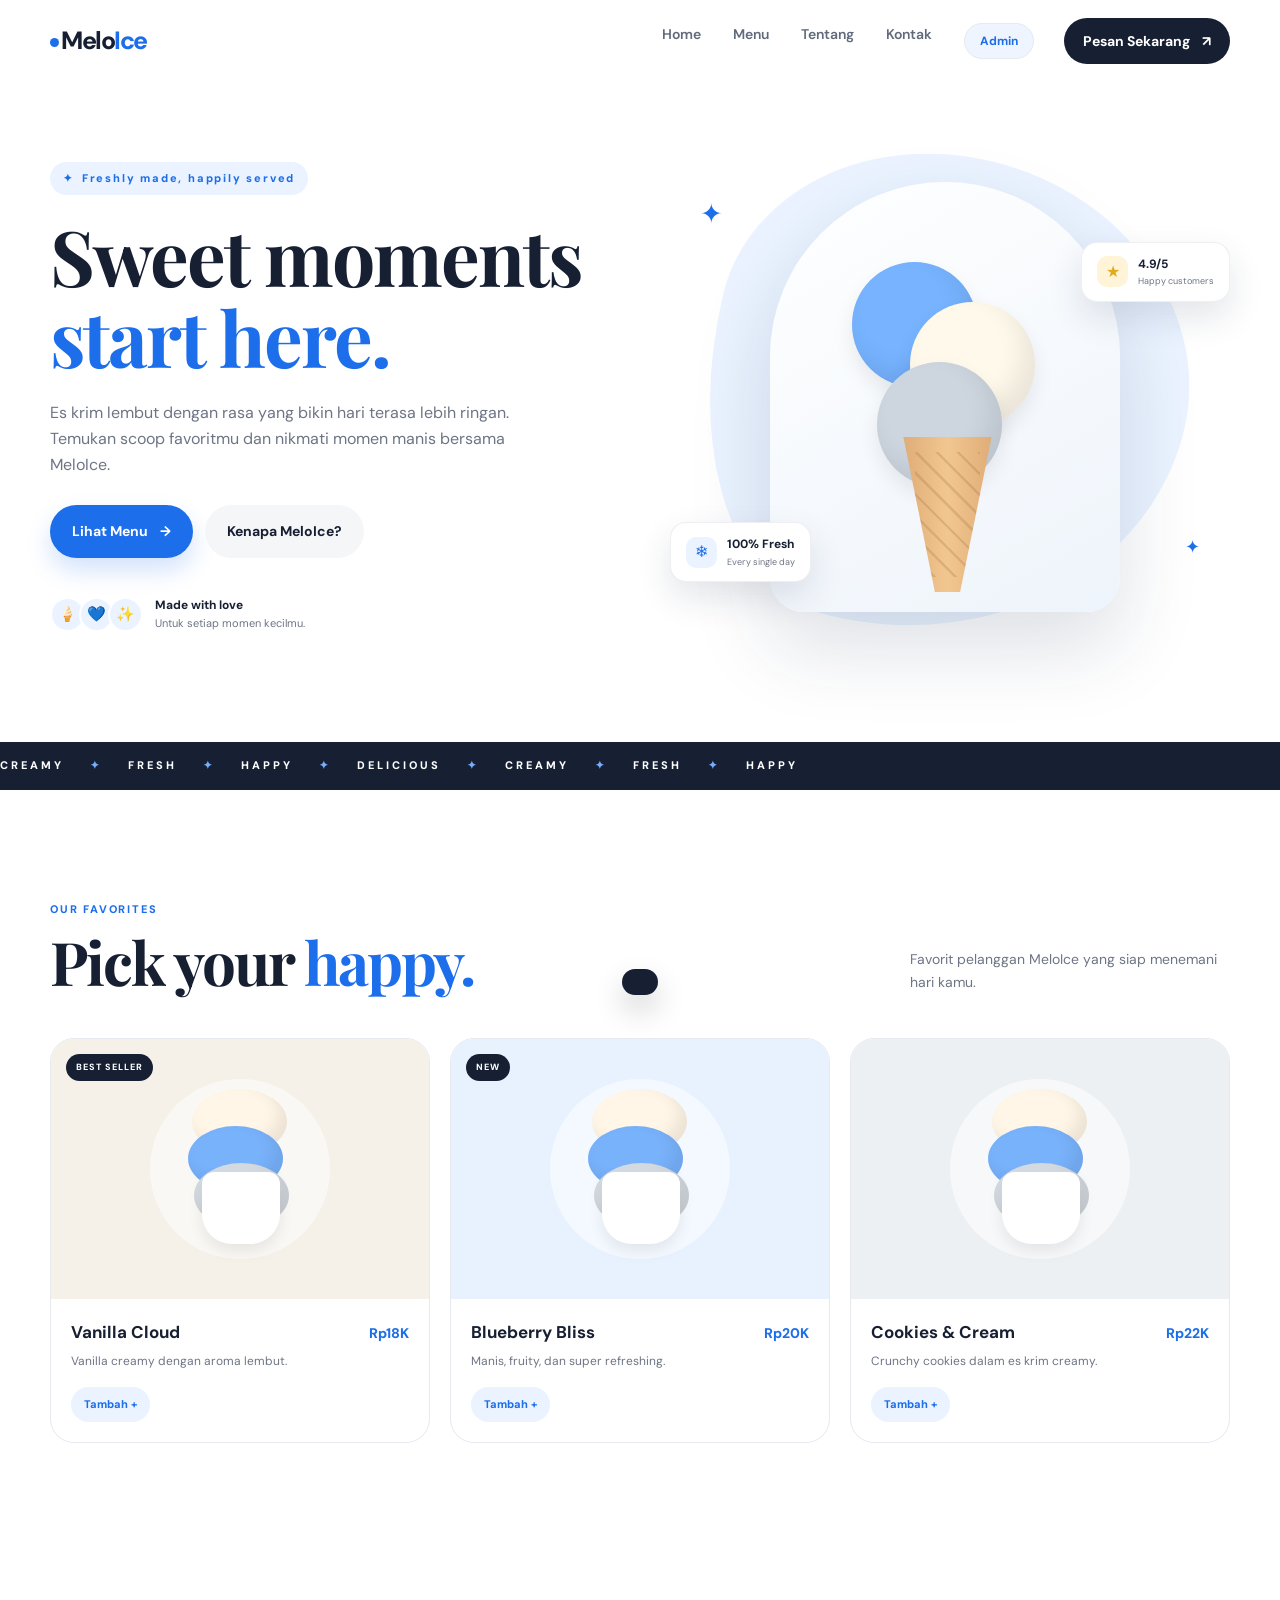
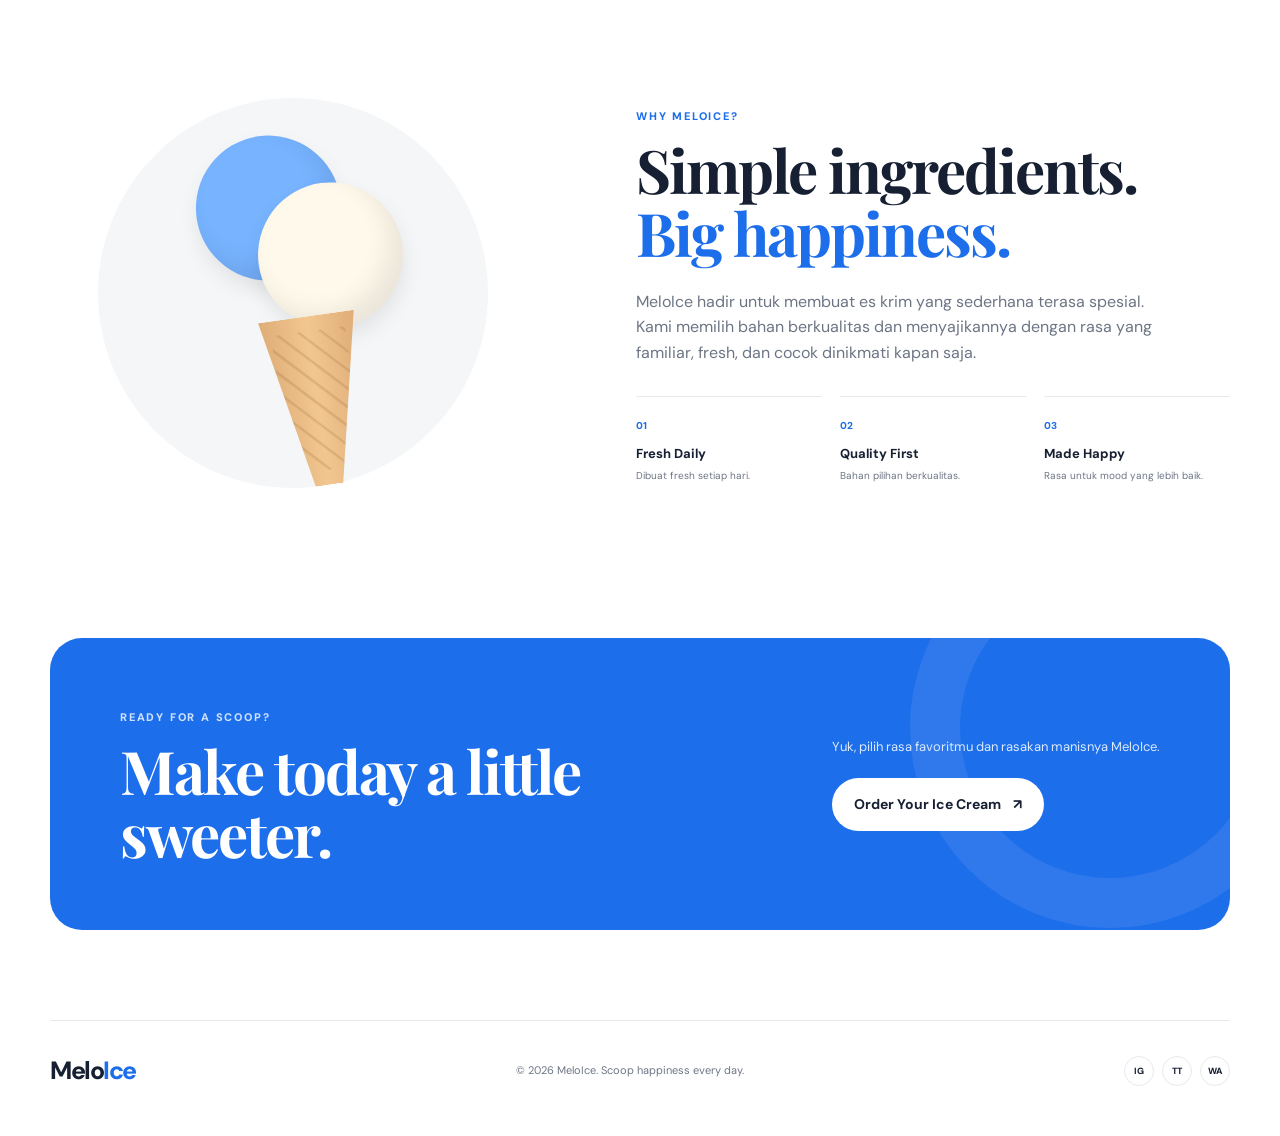
<file: admin-panel-reference/index.html>
<!DOCTYPE html>
<html lang="id">
<head>
  <meta charset="UTF-8">
  <meta name="viewport" content="width=device-width, initial-scale=1.0">
  <meta name="description" content="MeloIce - Es krim lembut, fresh, dan bikin mood lebih baik.">
  <title>MeloIce — Scoop Happiness</title>
  <link rel="preconnect" href="https://fonts.googleapis.com">
  <link rel="preconnect" href="https://fonts.gstatic.com" crossorigin>
  <link href="https://fonts.googleapis.com/css2?family=DM+Sans:wght@400;500;600;700&family=Playfair+Display:wght@600;700&display=swap" rel="stylesheet">
  <link rel="stylesheet" href="style.css">
</head>
<body>
  <header class="navbar">
    <a href="#home" class="logo"><span class="logo-dot"></span>Melo<span>Ice</span></a>

    <button class="menu-toggle" aria-label="Buka menu" aria-expanded="false">
      <span></span><span></span><span></span>
    </button>

    <nav class="nav-links">
      <a href="#home">Home</a>
      <a href="#menu">Menu</a>
      <a href="#about">Tentang</a>
      <a href="#contact">Kontak</a>
      <button class="admin-nav-btn" id="openAdminLogin">Admin</button>
    </nav>

    <a href="#menu" class="nav-cta">Pesan Sekarang <span>↗</span></a>
  </header>

  <main>
    <section class="hero" id="home">
      <div class="hero-copy">
        <div class="eyebrow"><span>✦</span> Freshly made, happily served</div>
        <h1>Sweet moments<br><em>start here.</em></h1>
        <p class="hero-text">
          Es krim lembut dengan rasa yang bikin hari terasa lebih ringan.
          Temukan scoop favoritmu dan nikmati momen manis bersama MeloIce.
        </p>

        <div class="hero-actions">
          <a href="#menu" class="btn btn-primary">Lihat Menu <span>→</span></a>
          <a href="#about" class="btn btn-ghost">Kenapa MeloIce?</a>
        </div>

        <div class="hero-note">
          <div class="mini-avatars">
            <span>🍦</span><span>💙</span><span>✨</span>
          </div>
          <div><strong>Made with love</strong><small>Untuk setiap momen kecilmu.</small></div>
        </div>
      </div>

      <div class="hero-visual">
        <div class="blob"></div>
        <div class="spark spark-1">✦</div>
        <div class="spark spark-2">✦</div>
        <div class="icecream-card">
          <div class="icecream-art">
            <div class="scoop scoop-blue"></div>
            <div class="scoop scoop-cream"></div>
            <div class="scoop scoop-gray"></div>
            <div class="cone"></div>
          </div>
        </div>
        <div class="floating-card floating-card-top">
          <span class="rating">★</span>
          <div><strong>4.9/5</strong><small>Happy customers</small></div>
        </div>
        <div class="floating-card floating-card-bottom">
          <span class="tiny-icon">❄</span>
          <div><strong>100% Fresh</strong><small>Every single day</small></div>
        </div>
      </div>
    </section>

    <section class="marquee">
      <div>CREAMY <span>✦</span> FRESH <span>✦</span> HAPPY <span>✦</span> DELICIOUS <span>✦</span> CREAMY <span>✦</span> FRESH <span>✦</span> HAPPY</div>
    </section>

    <section class="section menu-section" id="menu">
      <div class="section-heading">
        <div>
          <span class="section-label">OUR FAVORITES</span>
          <h2>Pick your <em>happy.</em></h2>
        </div>
        <p>Favorit pelanggan MeloIce yang siap menemani hari kamu.</p>
      </div>

      <div class="product-grid">
        <article class="product-card">
          <div class="product-image vanilla">
            <span class="badge">BEST SELLER</span>
            <div class="cup-art"><i></i><i></i><i></i></div>
          </div>
          <div class="product-info">
            <div><h3>Vanilla Cloud</h3><span class="price">Rp18K</span></div>
            <p>Vanilla creamy dengan aroma lembut.</p>
            <button class="order-btn" data-product="Vanilla Cloud">Tambah +</button>
          </div>
        </article>

        <article class="product-card">
          <div class="product-image blueberry">
            <span class="badge">NEW</span>
            <div class="cup-art"><i></i><i></i><i></i></div>
          </div>
          <div class="product-info">
            <div><h3>Blueberry Bliss</h3><span class="price">Rp20K</span></div>
            <p>Manis, fruity, dan super refreshing.</p>
            <button class="order-btn" data-product="Blueberry Bliss">Tambah +</button>
          </div>
        </article>

        <article class="product-card">
          <div class="product-image cookies">
            <div class="cup-art"><i></i><i></i><i></i></div>
          </div>
          <div class="product-info">
            <div><h3>Cookies & Cream</h3><span class="price">Rp22K</span></div>
            <p>Crunchy cookies dalam es krim creamy.</p>
            <button class="order-btn" data-product="Cookies & Cream">Tambah +</button>
          </div>
        </article>
      </div>
    </section>

    <section class="section about-section" id="about">
      <div class="about-image">
        <div class="about-circle"></div>
        <div class="about-scoop">
          <div class="scoop scoop-blue"></div>
          <div class="scoop scoop-cream"></div>
          <div class="cone small-cone"></div>
        </div>
      </div>
      <div class="about-copy">
        <span class="section-label">WHY MELOICE?</span>
        <h2>Simple ingredients.<br><em>Big happiness.</em></h2>
        <p>
          MeloIce hadir untuk membuat es krim yang sederhana terasa spesial.
          Kami memilih bahan berkualitas dan menyajikannya dengan rasa yang
          familiar, fresh, dan cocok dinikmati kapan saja.
        </p>
        <div class="features">
          <div><span>01</span><strong>Fresh Daily</strong><small>Dibuat fresh setiap hari.</small></div>
          <div><span>02</span><strong>Quality First</strong><small>Bahan pilihan berkualitas.</small></div>
          <div><span>03</span><strong>Made Happy</strong><small>Rasa untuk mood yang lebih baik.</small></div>
        </div>
      </div>
    </section>

    <section class="cta-section" id="contact">
      <div>
        <span class="section-label">READY FOR A SCOOP?</span>
        <h2>Make today a little<br><em>sweeter.</em></h2>
      </div>
      <div class="cta-right">
        <p>Yuk, pilih rasa favoritmu dan rasakan manisnya MeloIce.</p>
        <a href="#menu" class="btn btn-light">Order Your Ice Cream <span>↗</span></a>
      </div>
    </section>
  </main>

  <footer>
    <div class="logo">Melo<span>Ice</span></div>
    <p>© 2026 MeloIce. Scoop happiness every day.</p>
    <div class="socials"><a href="#">IG</a><a href="#">TT</a><a href="#">WA</a></div>
  </footer>

  <div class="toast" role="status"></div>

  <!-- Checkout modal -->
  <div class="modal-backdrop" id="checkoutModal" aria-hidden="true">
    <section class="modal-card" role="dialog" aria-modal="true" aria-labelledby="checkoutTitle">
      <button class="modal-close" data-close="checkoutModal" aria-label="Tutup">×</button>
      <span class="section-label">ORDER YOUR SCOOP</span>
      <h2 id="checkoutTitle">Checkout <em>pesanan.</em></h2>
      <div id="checkoutSummary" class="checkout-summary"></div>
      <form id="checkoutForm" class="stack-form">
        <label>Nama lengkap<input name="customerName" autocomplete="name" required maxlength="80" placeholder="Nama kamu"></label>
        <label>Nomor WhatsApp<input name="customerWhatsApp" type="tel" autocomplete="tel" inputmode="tel" required maxlength="20" placeholder="Contoh: 081234567890"></label>
        <label>Catatan pesanan (opsional)<textarea name="notes" rows="2" maxlength="300" placeholder="Contoh: tanpa topping"></textarea></label>
        <p class="form-hint">Nama dan nomor WhatsApp digunakan untuk menindaklanjuti pesananmu.</p>
        <button class="btn btn-primary" type="submit">Kirim Pesanan <span>→</span></button>
      </form>
    </section>
  </div>

  <!-- Admin login -->
  <div class="modal-backdrop" id="adminLoginModal" aria-hidden="true">
    <section class="modal-card modal-narrow" role="dialog" aria-modal="true" aria-labelledby="adminLoginTitle">
      <button class="modal-close" data-close="adminLoginModal" aria-label="Tutup">×</button>
      <span class="section-label">PRIVATE AREA</span><h2 id="adminLoginTitle">Admin <em>login.</em></h2>
      <form id="adminLoginForm" class="stack-form">
        <label>Password admin<input name="password" type="password" required autocomplete="current-password" placeholder="Masukkan password"></label>
        <p class="form-hint">Password diverifikasi oleh Google Apps Script.</p>
        <button class="btn btn-primary" type="submit">Masuk Panel Admin →</button>
      </form>
    </section>
  </div>

  <!-- Admin dashboard -->
  <div class="modal-backdrop admin-backdrop" id="adminPanelModal" aria-hidden="true">
    <section class="admin-panel" role="dialog" aria-modal="true" aria-labelledby="adminPanelTitle">
      <header class="admin-panel-head"><div><span class="section-label">NUVEICECREAM CONTROL CENTER</span><h2 id="adminPanelTitle">Panel <em>Admin.</em></h2></div><div class="admin-head-actions"><button class="btn btn-ghost" id="refreshAdmin">↻ Refresh</button><button class="btn btn-ghost" id="adminLogout">Keluar</button><button class="modal-close inline-close" data-close="adminPanelModal" aria-label="Tutup">×</button></div></header>
      <div class="admin-stats" id="adminStats"><div><small>Total pesanan</small><strong>—</strong></div><div><small>Menunggu</small><strong>—</strong></div><div><small>Diproses</small><strong>—</strong></div><div><small>Selesai</small><strong>—</strong></div></div>
      <div class="admin-toolbar"><div><h3>Pesanan masuk</h3><p>Kelola status, data pesanan, dan tindak lanjut pelanggan.</p></div><div class="admin-filters"><input id="orderSearch" type="search" placeholder="Cari nama / nomor / ID"><select id="orderStatusFilter"><option value="">Semua status</option><option>Menunggu</option><option>Dihubungi</option><option>Diproses</option><option>Selesai</option><option>Dibatalkan</option></select></div></div>
      <div class="table-wrap"><table class="orders-table"><thead><tr><th>Pesanan</th><th>Pelanggan</th><th>Detail</th><th>Total</th><th>Status</th><th>Aksi</th></tr></thead><tbody id="ordersTableBody"><tr><td colspan="6">Login dan refresh untuk memuat pesanan.</td></tr></tbody></table></div>
      <section class="admin-crud"><div><h3>Kelola produk (CRUD)</h3><p>Tambah, edit, atau hapus produk di sheet Products.</p></div><form id="productForm" class="product-crud-form"><input name="id" type="hidden"><input name="name" required placeholder="Nama produk"><input name="price" type="number" min="0" required placeholder="Harga (angka)"><input name="category" placeholder="Kategori"><input name="description" placeholder="Deskripsi"><input name="image" placeholder="URL gambar"><label class="check-label"><input name="active" type="checkbox" checked> Aktif</label><button class="btn btn-primary" type="submit">Simpan produk</button><button class="btn btn-ghost" type="button" id="resetProductForm">Bersihkan</button></form><div id="productsAdminList" class="products-admin-list"></div></section>
    </section>
  </div>
  <script src="config.js"></script>
  <script src="script.js"></script>
</body>
</html>
</file>
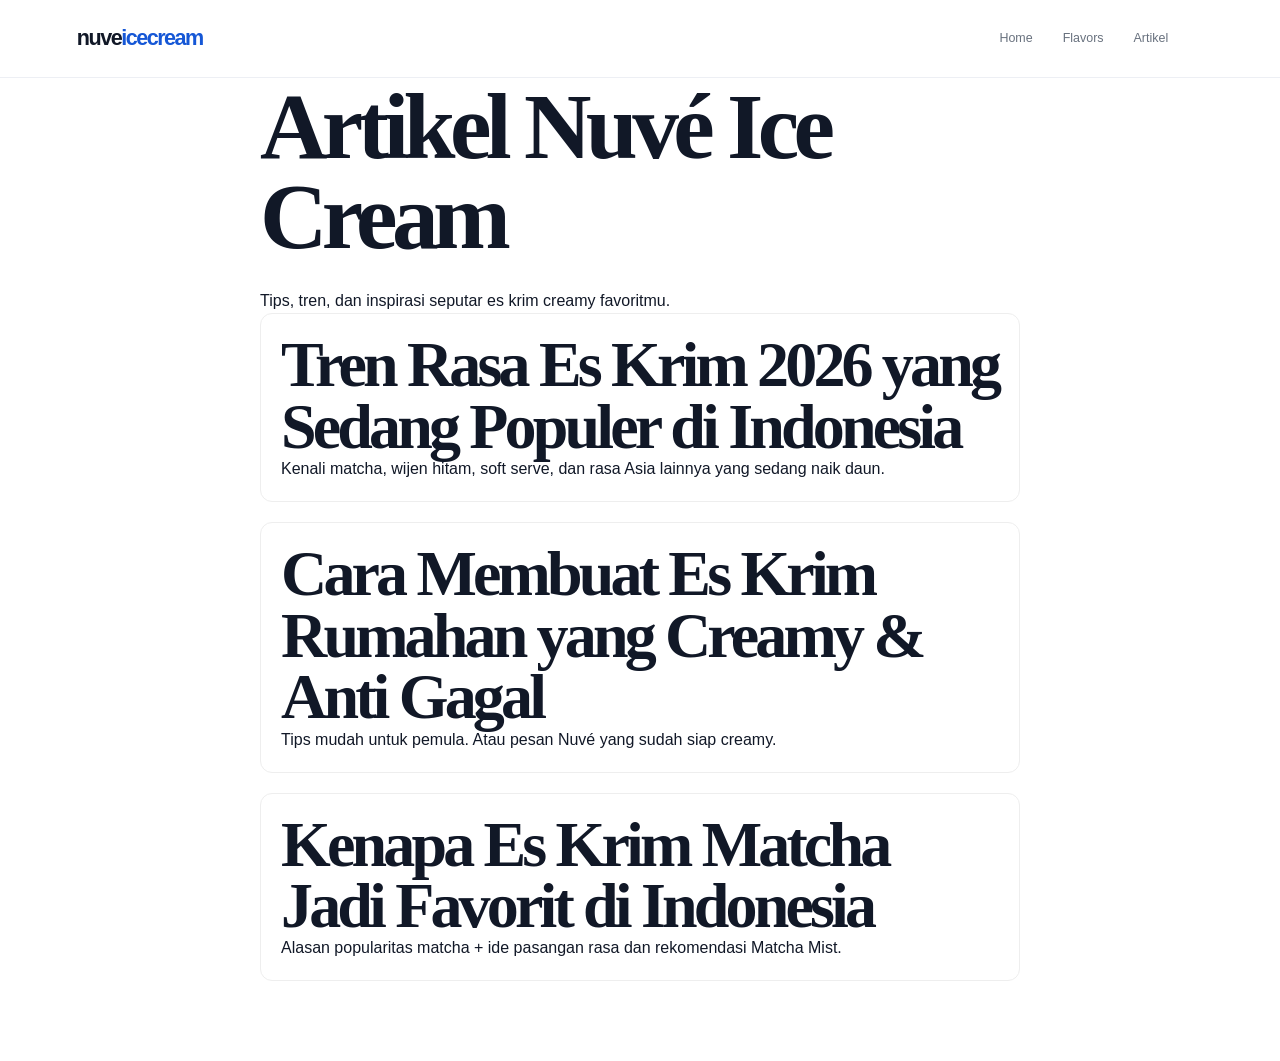
<file: artikel/index.html>
<!DOCTYPE html>
<html lang="id">
<head>
  <meta charset="UTF-8">
  <meta name="viewport" content="width=device-width, initial-scale=1.0">
  <title>Artikel Nuvé Ice Cream — Tips, Tren & Inspirasi Es Krim</title>
  <meta name="description" content="Baca artikel seputar tren rasa es krim 2026, cara membuat es krim rumahan, dan kenapa matcha jadi favorit. Dari Nuvé Ice Cream.">
  <link rel="canonical" href="https://rnduu.my.id/artikel/">
    <meta name="msvalidate.01" content="A0274D92A002ECB6A89487C2C5C74A9D" />
  <link rel="icon" href="/favicon.ico">
  <link rel="stylesheet" href="/style.css">
  <style>
    .articles { max-width: 800px; margin: 40px auto; padding: 20px; }
    .article-card { border: 1px solid #eee; border-radius: 12px; padding: 20px; margin-bottom: 20px; }
    .article-card h2 { margin-top: 0; }
  </style>
</head>
<body>
  <header class="navbar">
    <a href="/" class="brand">nuve<span>icecream</span></a>
    <nav>
      <a href="/">Home</a>
      <a href="/#flavors">Flavors</a>
      <a href="/artikel/">Artikel</a>
    </nav>
  </header>
  <main class="articles">
    <h1>Artikel Nuvé Ice Cream</h1>
    <p>Tips, tren, dan inspirasi seputar es krim creamy favoritmu.</p>
    
    <div class="article-card">
      <h2><a href="/artikel/tren-rasa-es-krim-2026.html">Tren Rasa Es Krim 2026 yang Sedang Populer di Indonesia</a></h2>
      <p>Kenali matcha, wijen hitam, soft serve, dan rasa Asia lainnya yang sedang naik daun.</p>
    </div>
    
    <div class="article-card">
      <h2><a href="/artikel/cara-membuat-es-krim-rumahan.html">Cara Membuat Es Krim Rumahan yang Creamy & Anti Gagal</a></h2>
      <p>Tips mudah untuk pemula. Atau pesan Nuvé yang sudah siap creamy.</p>
    </div>
    
    <div class="article-card">
      <h2><a href="/artikel/es-krim-matcha-favorit.html">Kenapa Es Krim Matcha Jadi Favorit di Indonesia</a></h2>
      <p>Alasan popularitas matcha + ide pasangan rasa dan rekomendasi Matcha Mist.</p>
    </div>
  </main>
</body>
</html>
</file>
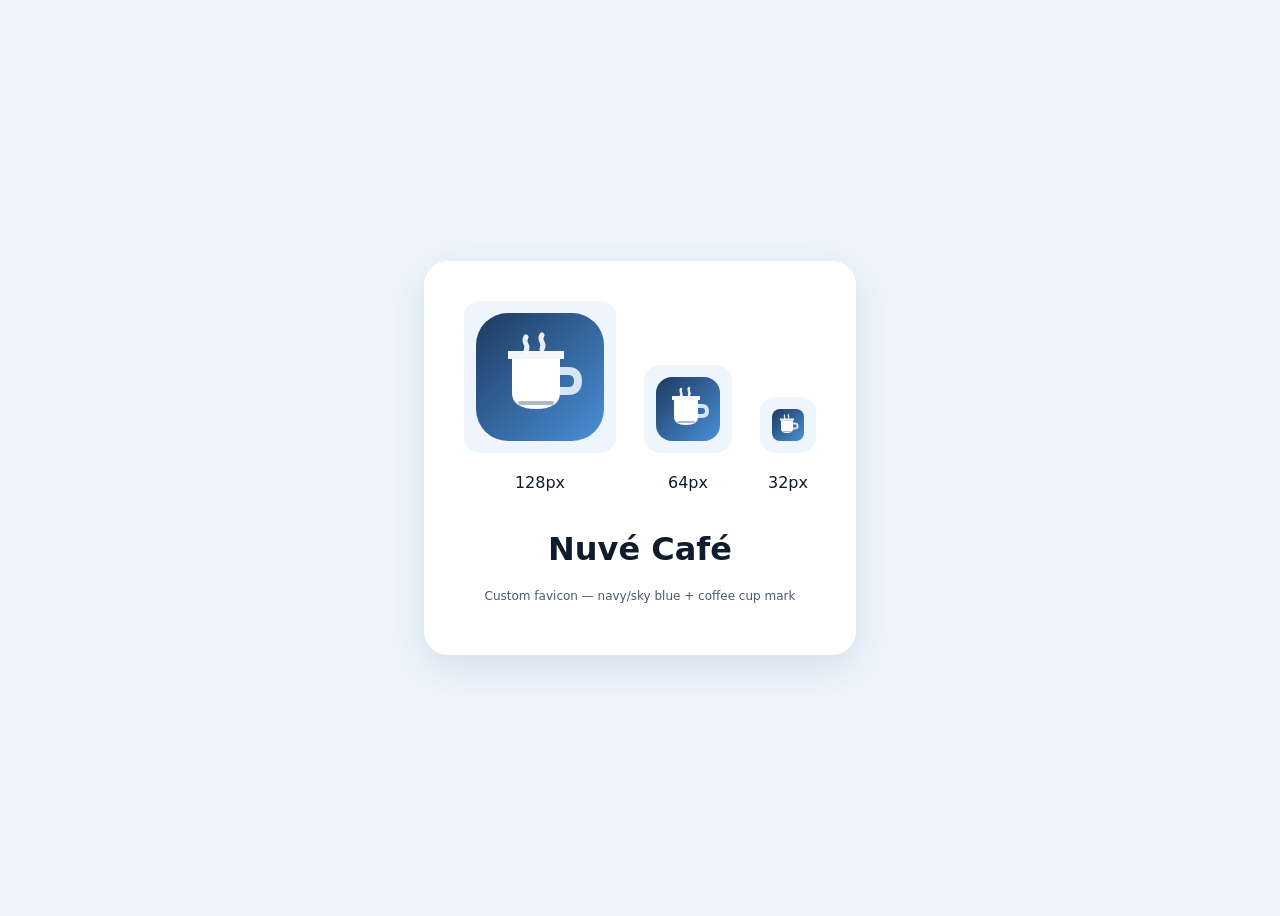
<file: favicon-preview.html>
<!doctype html><html lang="id"><head><meta charset="utf-8"><title>Nuvé Café Favicon Preview</title><style>body{font-family:Inter,system-ui,sans-serif;background:#eef5fc;color:#0f1c2e;display:grid;place-items:center;min-height:100vh}.card{background:#fff;padding:40px;border-radius:24px;box-shadow:0 12px 40px rgba(30,58,95,.12);text-align:center}.icons{display:flex;gap:28px;align-items:end;justify-content:center}.icons img{background:#eef5fc;border-radius:16px;padding:12px}.small{font-size:12px;color:#4a5a6e}</style></head><body><div class="card"><div class="icons"><div><img src="favicon.svg" width="128"><p>128px</p></div><div><img src="favicon.svg" width="64"><p>64px</p></div><div><img src="favicon.svg" width="32"><p>32px</p></div></div><h1>Nuvé Café</h1><p class="small">Custom favicon — navy/sky blue + coffee cup mark</p></div></body></html>
</file>
<file: admin-panel-reference/style.css>
:root {
  --blue: #1d6eea;
  --blue-dark: #0f4fb6;
  --blue-soft: #eaf3ff;
  --ink: #172033;
  --muted: #6d7585;
  --gray: #f4f6f8;
  --line: #e6e9ee;
  --white: #ffffff;
  --radius: 24px;
}

* { box-sizing: border-box; margin: 0; padding: 0; }
html { scroll-behavior: smooth; }
body {
  font-family: "DM Sans", sans-serif;
  color: var(--ink);
  background: var(--white);
  line-height: 1.6;
  overflow-x: hidden;
}
a { color: inherit; text-decoration: none; }
button { font: inherit; }

.navbar {
  height: 82px;
  width: min(1180px, calc(100% - 48px));
  margin: auto;
  display: flex;
  align-items: center;
  justify-content: space-between;
  gap: 30px;
}
.logo {
  font-weight: 800;
  font-size: 25px;
  letter-spacing: -1.5px;
}
.logo span:not(.logo-dot) { color: var(--blue); }
.logo-dot {
  display: inline-block;
  width: 9px;
  height: 9px;
  border-radius: 50%;
  background: var(--blue);
  margin: 0 2px 2px 0;
}
.nav-links { display: flex; gap: 32px; margin-left: auto; }
.nav-links a {
  font-size: 14px;
  color: #606a7b;
  font-weight: 600;
  transition: color .2s;
}
.nav-links a:hover { color: var(--blue); }
.nav-cta, .btn {
  display: inline-flex;
  align-items: center;
  justify-content: center;
  gap: 12px;
  border-radius: 999px;
  font-weight: 700;
  font-size: 14px;
  transition: transform .2s, box-shadow .2s, background .2s;
}
.nav-cta {
  padding: 12px 19px;
  background: var(--ink);
  color: white;
}
.nav-cta:hover, .btn:hover { transform: translateY(-2px); }
.menu-toggle { display: none; border: 0; background: transparent; }

.hero {
  width: min(1180px, calc(100% - 48px));
  min-height: 650px;
  margin: auto;
  display: grid;
  grid-template-columns: 1fr 1fr;
  align-items: center;
  gap: 40px;
  padding: 60px 0 90px;
}
.eyebrow, .section-label {
  color: var(--blue);
  font-size: 11px;
  font-weight: 800;
  letter-spacing: 1.8px;
}
.eyebrow {
  display: inline-flex;
  align-items: center;
  gap: 8px;
  background: var(--blue-soft);
  border-radius: 100px;
  padding: 8px 13px;
  margin-bottom: 20px;
}
.hero h1, h2 {
  font-family: "Playfair Display", serif;
  letter-spacing: -2px;
  line-height: 1.05;
}
.hero h1 { font-size: clamp(52px, 6vw, 78px); }
.hero h1 em, h2 em { color: var(--blue); font-style: normal; }
.hero-text {
  max-width: 500px;
  color: var(--muted);
  margin: 24px 0 28px;
  font-size: 16px;
}
.hero-actions { display: flex; gap: 12px; flex-wrap: wrap; }
.btn { padding: 15px 22px; }
.btn-primary { color: white; background: var(--blue); box-shadow: 0 12px 25px rgba(29,110,234,.2); }
.btn-ghost { background: #f5f6f8; color: var(--ink); }
.hero-note { display: flex; align-items: center; gap: 12px; margin-top: 38px; }
.mini-avatars { display: flex; }
.mini-avatars span {
  width: 35px; height: 35px; display: grid; place-items: center;
  border: 2px solid white; border-radius: 50%; background: var(--blue-soft);
  margin-left: -6px; font-size: 15px;
}
.mini-avatars span:first-child { margin-left: 0; }
.hero-note strong, .hero-note small { display: block; }
.hero-note strong { font-size: 12px; }
.hero-note small { color: var(--muted); font-size: 11px; }

.hero-visual { min-height: 510px; position: relative; display: grid; place-items: center; }
.blob {
  position: absolute;
  width: min(480px, 80vw);
  aspect-ratio: 1;
  background: var(--blue-soft);
  border-radius: 48% 52% 63% 37% / 40% 45% 55% 60%;
  transform: rotate(14deg);
}
.icecream-card {
  position: relative; z-index: 2; width: 350px; height: 430px;
  border-radius: 180px 180px 35px 35px;
  background: linear-gradient(150deg, #fff, #eef4fb);
  box-shadow: 0 35px 80px rgba(27,49,83,.15);
  display: grid; place-items: center;
}
.icecream-art { position: relative; width: 210px; height: 340px; }
.scoop {
  position: absolute; width: 125px; height: 125px; border-radius: 50%;
  box-shadow: inset -12px -15px 25px rgba(0,0,0,.08), 0 10px 20px rgba(0,0,0,.08);
}
.scoop-blue { background: #77b3ff; left: 12px; top: 35px; }
.scoop-cream { background: #fff9ec; left: 70px; top: 75px; }
.scoop-gray { background: #cdd5df; left: 37px; top: 135px; }
.cone {
  position: absolute; width: 105px; height: 155px; left: 55px; top: 210px;
  background: linear-gradient(90deg, #dca873, #f2c78f, #dca873);
  clip-path: polygon(8% 0, 92% 0, 62% 100%, 38% 100%);
  filter: drop-shadow(0 8px 8px rgba(0,0,0,.1));
}
.cone::after {
  content: ""; position: absolute; inset: 15px 20px;
  background: repeating-linear-gradient(45deg, transparent 0 12px, rgba(130,80,35,.18) 13px 15px);
}
.floating-card {
  position: absolute; z-index: 3; background: white; border: 1px solid rgba(20,40,70,.07);
  box-shadow: 0 15px 35px rgba(24,42,72,.12); border-radius: 16px; padding: 12px 15px;
  display: flex; align-items: center; gap: 10px;
}
.floating-card strong, .floating-card small { display: block; }
.floating-card strong { font-size: 12px; }
.floating-card small { color: var(--muted); font-size: 9px; }
.floating-card-top { top: 100px; right: 0; }
.floating-card-bottom { bottom: 70px; left: 10px; }
.rating { width: 31px; height: 31px; border-radius: 10px; display:grid; place-items:center; background:#fff4d7; color:#e2a91d; }
.tiny-icon { width: 31px; height: 31px; border-radius: 10px; display:grid; place-items:center; background:var(--blue-soft); color:var(--blue); }
.spark { position: absolute; color: var(--blue); z-index: 3; }
.spark-1 { top: 50px; left: 40px; font-size: 27px; }
.spark-2 { bottom: 90px; right: 30px; font-size: 18px; }

.marquee { overflow: hidden; background: var(--ink); color: white; padding: 15px 0; white-space: nowrap; }
.marquee div { width: max-content; font-size: 11px; font-weight: 800; letter-spacing: 3px; animation: move 20s linear infinite; }
.marquee span { color: #75adff; margin: 0 20px; }
@keyframes move { to { transform: translateX(-30%); } }

.section { width: min(1180px, calc(100% - 48px)); margin: auto; padding: 105px 0; }
.section-heading { display: flex; align-items: end; justify-content: space-between; gap: 30px; margin-bottom: 45px; }
h2 { font-size: clamp(42px, 5vw, 60px); margin-top: 10px; }
.section-heading p { max-width: 320px; color: var(--muted); font-size: 14px; }

.product-grid { display: grid; grid-template-columns: repeat(3, 1fr); gap: 20px; }
.product-card { border: 1px solid var(--line); border-radius: var(--radius); overflow: hidden; background: white; transition: transform .25s, box-shadow .25s; }
.product-card:hover { transform: translateY(-6px); box-shadow: 0 20px 50px rgba(22,39,70,.1); }
.product-image { height: 260px; position: relative; display: grid; place-items: center; overflow: hidden; }
.product-image::before { content:""; position:absolute; width:180px; height:180px; border-radius:50%; background:rgba(255,255,255,.55); }
.vanilla { background:#f5f1e9; }
.blueberry { background:#e8f2ff; }
.cookies { background:#edf0f3; }
.badge { position:absolute; top:15px; left:15px; z-index:2; background:var(--ink); color:white; border-radius:100px; padding:6px 10px; font-size:9px; font-weight:800; letter-spacing:1px; }
.cup-art { position:relative; z-index:1; width:120px; height:170px; }
.cup-art i { position:absolute; display:block; width:95px; height:65px; border-radius:50%; box-shadow: inset -8px -8px 15px rgba(0,0,0,.08); }
.cup-art i:nth-child(1) { background:#fff6e7; top:5px; left:12px; }
.cup-art i:nth-child(2) { background:#78b2fb; top:42px; left:8px; }
.cup-art i:nth-child(3) { background:#d5dbe2; top:79px; left:14px; }
.cup-art::after { content:""; position:absolute; top:88px; left:22px; width:78px; height:72px; background:white; border-radius:12px 12px 30px 30px; box-shadow:0 7px 15px rgba(0,0,0,.08); }
.product-info { padding:20px; }
.product-info > div { display:flex; align-items:center; justify-content:space-between; gap:10px; }
.product-info h3 { font-size:17px; }
.price { color:var(--blue); font-size:14px; font-weight:800; }
.product-info p { color:var(--muted); font-size:12px; margin:6px 0 15px; }
.order-btn { border:0; background:var(--blue-soft); color:var(--blue); padding:9px 13px; border-radius:100px; cursor:pointer; font-size:11px; font-weight:800; }
.order-btn:hover { background:var(--blue); color:white; }

.about-section { display:grid; grid-template-columns: .9fr 1.1fr; gap:100px; align-items:center; }
.about-image { height:480px; position:relative; display:grid; place-items:center; }
.about-circle { position:absolute; width:390px; height:390px; border-radius:50%; background:var(--gray); }
.about-scoop { width:260px; height:390px; position:relative; z-index:1; transform:rotate(-8deg); }
.about-scoop .scoop { width:145px; height:145px; }
.about-scoop .scoop-blue { left:45px; top:35px; }
.about-scoop .scoop-cream { left:100px; top:90px; }
.about-scoop .small-cone { left:82px; top:220px; width:115px; height:170px; }
.about-copy > p { color:var(--muted); max-width:530px; margin:25px 0 30px; }
.features { display:grid; grid-template-columns:repeat(3,1fr); gap:18px; }
.features div { border-top:1px solid var(--line); padding-top:14px; }
.features span { color:var(--blue); font-size:10px; font-weight:800; }
.features strong, .features small { display:block; }
.features strong { margin-top:8px; font-size:13px; }
.features small { color:var(--muted); font-size:10px; margin-top:3px; }

.cta-section {
  width: min(1180px, calc(100% - 48px)); margin: 0 auto 90px; padding: 65px 70px;
  border-radius: 32px; background:var(--blue); color:white; display:flex;
  justify-content:space-between; align-items:center; gap:50px; overflow:hidden; position:relative;
}
.cta-section::after { content:""; position:absolute; width:300px; height:300px; border-radius:50%; border:50px solid rgba(255,255,255,.08); right:-80px; top:-110px; }
.cta-section .section-label { color:#cfe2ff; }
.cta-section h2 { margin-top:10px; position:relative; z-index:1; }
.cta-section h2 em { color:white; }
.cta-right { max-width:330px; position:relative; z-index:1; }
.cta-right p { color:#dbeaff; font-size:13px; margin-bottom:20px; }
.btn-light { background:white; color:var(--ink); }

footer { width:min(1180px, calc(100% - 48px)); margin:auto; padding:30px 0 45px; border-top:1px solid var(--line); display:flex; align-items:center; justify-content:space-between; gap:20px; }
footer p { color:var(--muted); font-size:11px; }
.socials { display:flex; gap:8px; }
.socials a { width:30px; height:30px; border:1px solid var(--line); border-radius:50%; display:grid; place-items:center; font-size:9px; font-weight:800; }
.toast {
  position:fixed; left:50%; bottom:25px; transform:translate(-50%, 120px);
  background:var(--ink); color:white; padding:13px 18px; border-radius:100px;
  font-size:12px; box-shadow:0 15px 30px rgba(0,0,0,.18); transition:transform .3s; z-index:10;
}
.toast.show { transform:translate(-50%, 0); }

@media (max-width: 850px) {
  .navbar { height:72px; }
  .menu-toggle { display:flex; flex-direction:column; gap:4px; cursor:pointer; }
  .menu-toggle span { width:23px; height:2px; background:var(--ink); }
  .nav-links, .nav-cta { display:none; }
  .nav-links.open {
    display:flex; position:absolute; left:24px; right:24px; top:70px; z-index:9;
    background:white; border:1px solid var(--line); border-radius:18px; padding:18px;
    flex-direction:column; gap:15px; box-shadow:0 20px 40px rgba(0,0,0,.08);
  }
  .hero { grid-template-columns:1fr; padding-top:40px; }
  .hero-visual { min-height:450px; }
  .product-grid { grid-template-columns:1fr; }
  .product-image { height:230px; }
  .about-section { grid-template-columns:1fr; gap:45px; }
  .about-image { height:390px; }
  .section-heading { align-items:start; flex-direction:column; }
  .cta-section { flex-direction:column; align-items:flex-start; padding:45px 30px; }
}
@media (max-width: 520px) {
  .navbar, .hero, .section, footer, .cta-section { width:calc(100% - 32px); }
  .hero h1 { font-size:49px; }
  .icecream-card { width:280px; height:370px; }
  .floating-card-top { right:-4px; }
  .floating-card-bottom { left:-4px; bottom:40px; }
  .features { grid-template-columns:1fr; }
  .features div { display:grid; grid-template-columns:35px 1fr; column-gap:5px; }
  .features span { grid-row:span 2; }
  footer { flex-direction:column; align-items:flex-start; }
}

/* Checkout, admin login, dan dashboard */
.admin-nav-btn{border:1px solid var(--line);background:#eef5ff;color:var(--blue);padding:9px 15px;border-radius:999px;font:700 12px "DM Sans",sans-serif;cursor:pointer}
.modal-backdrop{position:fixed;inset:0;z-index:1000;background:rgba(14,24,42,.58);backdrop-filter:blur(7px);display:none;align-items:center;justify-content:center;padding:18px;overflow:auto}
.modal-backdrop.open{display:flex}
.modal-card{position:relative;width:min(100%,560px);max-height:92vh;overflow:auto;background:white;border-radius:26px;padding:32px;box-shadow:0 30px 90px #07142b44}
.modal-card h2,.admin-panel h2{font-size:clamp(32px,4vw,44px);margin:8px 0 20px;letter-spacing:-1.4px}
.modal-narrow{width:min(100%,430px)}
.modal-close{position:absolute;right:16px;top:14px;border:0;border-radius:50%;width:36px;height:36px;background:#f1f4f8;color:var(--ink);font-size:25px;cursor:pointer;line-height:1}
.stack-form{display:grid;gap:15px}.stack-form label{display:grid;gap:7px;font-size:12px;font-weight:700;color:var(--ink)}
.stack-form input,.stack-form textarea,.admin-filters input,.admin-filters select,.product-crud-form input:not([type=checkbox]){width:100%;border:1px solid #dce3ed;border-radius:12px;padding:12px 13px;font:500 14px "DM Sans",sans-serif;background:#fff;color:var(--ink);outline:none}
.stack-form input:focus,.stack-form textarea:focus,.admin-filters input:focus,.product-crud-form input:focus{border-color:var(--blue);box-shadow:0 0 0 3px #1d6eea18}
.form-hint{font-size:11px;color:var(--muted);line-height:1.6}.checkout-summary{background:#f4f7fb;padding:14px;border-radius:14px;margin-bottom:18px;font-size:13px;white-space:pre-line}
.admin-backdrop{align-items:flex-start}.admin-panel{position:relative;width:min(1250px,100%);background:#f7f9fc;border-radius:24px;padding:28px;max-height:94vh;overflow:auto;box-shadow:0 30px 90px #07142b55}.admin-panel-head{display:flex;align-items:center;justify-content:space-between;gap:20px}.admin-head-actions{display:flex;gap:8px;align-items:center;flex-wrap:wrap}.admin-head-actions .btn{padding:10px 14px;font-size:12px}.inline-close{position:static;flex-shrink:0}.admin-stats{display:grid;grid-template-columns:repeat(4,1fr);gap:12px;margin:8px 0 28px}.admin-stats>div{background:white;border:1px solid #e6ebf2;border-radius:16px;padding:17px}.admin-stats small,.admin-stats strong{display:block}.admin-stats small{color:var(--muted);font-size:11px}.admin-stats strong{font-size:26px;margin-top:7px}.admin-toolbar{display:flex;justify-content:space-between;align-items:end;gap:15px;margin-bottom:14px}.admin-toolbar h3,.admin-crud h3{font-size:19px}.admin-toolbar p,.admin-crud p{font-size:12px;color:var(--muted);margin-top:4px}.admin-filters{display:flex;gap:8px;width:min(100%,520px)}.admin-filters select{max-width:170px}.table-wrap{overflow:auto;border:1px solid #e6ebf2;border-radius:16px;background:white}.orders-table{width:100%;border-collapse:collapse;min-width:850px;font-size:12px}.orders-table th,.orders-table td{text-align:left;padding:13px 14px;border-bottom:1px solid #edf0f5;vertical-align:top}.orders-table th{background:#f8faff;color:#687386;font-size:10px;text-transform:uppercase;letter-spacing:.6px}.orders-table td strong,.orders-table td small{display:block}.orders-table td small{color:var(--muted);margin-top:4px;line-height:1.5}.orders-table select{max-width:140px;padding:8px;border:1px solid #dce3ed;border-radius:9px;background:white}.mini-action{border:0;background:#eaf2ff;color:#1d60c3;padding:7px 9px;border-radius:8px;font-weight:700;cursor:pointer;margin:2px}.mini-action.danger{background:#fff0f0;color:#b42318}.status-pill{display:inline-block;padding:5px 8px;border-radius:999px;background:#edf2f8;font-size:10px;font-weight:800;white-space:nowrap}.admin-crud{background:white;border:1px solid #e6ebf2;border-radius:16px;padding:20px;margin-top:24px}.product-crud-form{display:grid;grid-template-columns:repeat(4,minmax(120px,1fr));gap:9px;margin:16px 0}.product-crud-form .btn{padding:10px;font-size:11px}.check-label{display:flex;align-items:center;gap:7px;font-size:12px}.products-admin-list{display:grid;grid-template-columns:repeat(2,minmax(0,1fr));gap:8px}.admin-product-row{display:flex;justify-content:space-between;align-items:center;gap:10px;border:1px solid #edf0f5;border-radius:12px;padding:10px;font-size:12px}.admin-product-row small{display:block;color:var(--muted);margin-top:3px}.admin-product-actions{display:flex;gap:5px;flex-shrink:0}
@media(max-width:850px){.admin-nav-btn{display:block}.nav-links.open .admin-nav-btn{align-self:flex-start}.admin-panel{padding:18px}.admin-panel-head,.admin-toolbar{align-items:flex-start;flex-direction:column}.admin-head-actions{width:100%}.admin-stats{grid-template-columns:repeat(2,1fr)}.product-crud-form{grid-template-columns:repeat(2,minmax(0,1fr))}.products-admin-list{grid-template-columns:1fr}.admin-filters{width:100%}}
@media(max-width:520px){.modal-card{padding:25px 19px}.admin-stats>div{padding:12px}.admin-stats strong{font-size:22px}.admin-filters{flex-direction:column}.admin-filters select{max-width:none}.product-crud-form{grid-template-columns:1fr}.admin-head-actions .btn{flex:1}.admin-panel h2{font-size:34px}}
</file>
<file: style.css>
:root{--blue:#1557d6;--blue2:#eaf1ff;--ink:#111827;--muted:#6b7280;--soft:#f5f7fa;--line:#e5e9ef;--white:#fff;--green:#25d366}
*{box-sizing:border-box;margin:0;padding:0}html{scroll-behavior:smooth}body{font-family:"DM Sans",sans-serif;color:var(--ink);background:#fff;line-height:1.5}a{text-decoration:none;color:inherit}button{font:inherit;border:0;cursor:pointer}
.navbar{height:78px;position:fixed;z-index:90;top:0;left:0;right:0;padding:0 6vw;display:flex;align-items:center;background:rgba(255,255,255,.88);backdrop-filter:blur(16px);border-bottom:1px solid rgba(229,233,239,.7)}
.brand{font-size:1.35rem;font-weight:700;letter-spacing:-.07em}.brand span{color:var(--blue)}
nav{display:flex;gap:30px;margin-left:auto;margin-right:35px}nav a{font-size:.78rem;color:#68717e}nav a:hover{color:var(--blue)}
.nav-actions{display:flex;gap:10px;align-items:center}.cart-btn{background:var(--soft);border-radius:50%;width:40px;height:40px;position:relative}.cart-btn b{position:absolute;top:-4px;right:-4px;background:var(--blue);color:#fff;border-radius:50%;font-size:.58rem;min-width:17px;height:17px;display:grid;place-items:center}
.order-btn,.primary-btn{display:inline-flex;align-items:center;gap:16px;background:var(--ink);color:#fff;border-radius:999px;padding:13px 19px;font-size:.75rem;font-weight:700;transition:.25s}.order-btn:hover,.primary-btn:hover{background:var(--blue);transform:translateY(-2px)}
.menu-btn{display:none;background:none;font-size:1.4rem}
.hero{min-height:100vh;padding:130px 8vw 70px;display:grid;grid-template-columns:1fr .9fr;gap:5vw;align-items:center;background:linear-gradient(120deg,#fff 45%,#f2f6fb)}
.pill{display:inline-flex;gap:8px;align-items:center;background:var(--blue2);color:var(--blue);padding:8px 13px;border-radius:999px;font-size:.66rem;font-weight:700}.pill span{font-size:.8rem}
h1,h2{font-family:"Playfair Display",serif;letter-spacing:-.06em;line-height:.96}h1{font-size:clamp(4rem,7.3vw,7.2rem);margin:22px 0 28px}h1 em,h2 em{color:var(--blue);font-style:italic}h2{font-size:clamp(3rem,5vw,5rem)}
.hero-copy>p:not(.pill){max-width:500px;color:var(--muted);font-size:.95rem}.hero-buttons{display:flex;align-items:center;gap:25px;margin-top:32px}.secondary-link{font-size:.75rem;font-weight:700;border-bottom:1px solid #cfd5dc;padding-bottom:4px}.stats{display:flex;gap:35px;margin-top:58px}.stats div{display:flex;align-items:center;gap:9px}.stats strong{color:var(--blue);font-size:1.05rem}.stats small{font-size:.6rem;line-height:1.2;color:#858e99}
.hero-photo{height:570px;position:relative;display:grid;place-items:center}.photo-orb{position:absolute;width:430px;height:430px;background:#dfe9f8;border-radius:50%}.hero-photo img{position:relative;width:min(30vw,390px);height:510px;object-fit:cover;border-radius:210px 210px 28px 28px;box-shadow:0 35px 70px rgba(17,40,80,.2);border:8px solid rgba(255,255,255,.8);transform:rotate(4deg)}.floating-note{position:absolute;z-index:3;left:3%;bottom:70px;background:#fff;padding:15px 20px;border-radius:14px;box-shadow:0 18px 40px rgba(17,24,39,.13);display:grid;gap:1px}.floating-note span,.floating-note small{font-size:.58rem;color:#89919b}.floating-note b{font-family:"Playfair Display";font-size:1.1rem}.mini-star{position:absolute;right:5%;top:80px;color:var(--blue);font-size:2rem}
.section{padding:120px 8vw}.section-title{display:flex;justify-content:space-between;align-items:end;margin-bottom:40px}.section-title>p{max-width:310px;color:var(--muted);font-size:.8rem}.kicker{font-size:.65rem;letter-spacing:.16em;font-weight:700;color:#7b8490}.kicker.light{color:#c9dcff}.section-title h2{margin-top:14px}
.filter-row{display:flex;gap:8px;margin-bottom:22px}.filter{padding:9px 15px;border:1px solid var(--line);border-radius:999px;background:#fff;color:#6d7580;font-size:.67rem}.filter.active,.filter:hover{background:var(--ink);color:#fff;border-color:var(--ink)}
.flavor-grid{display:grid;grid-template-columns:repeat(3,1fr);gap:18px}.flavor-card{background:var(--soft);border-radius:22px;overflow:hidden;transition:.3s}.flavor-card:hover{transform:translateY(-7px);box-shadow:0 22px 50px rgba(17,35,60,.1)}.flavor-card.hidden{display:none}.flavor-image{height:300px;position:relative;overflow:hidden}.flavor-image img{width:100%;height:100%;object-fit:cover;display:block;transition:.5s}.flavor-card:hover .flavor-image img{transform:scale(1.06)}.flavor-image:after{content:"";position:absolute;inset:0;background:linear-gradient(180deg,transparent 65%,rgba(10,20,35,.2))}.flavor-image>span{position:absolute;z-index:2;left:18px;top:18px;color:#fff;font-size:.65rem;font-weight:700}.quick-add{position:absolute;z-index:4;right:16px;bottom:16px;width:42px;height:42px;border-radius:50%;background:#fff;color:var(--ink);font-size:1.4rem;box-shadow:0 8px 20px rgba(0,0,0,.15);transition:.2s}.quick-add:hover{background:var(--blue);color:#fff}.flavor-info{padding:18px 20px 22px}.flavor-info>div{display:flex;justify-content:space-between}.flavor-info small{font-size:.58rem;letter-spacing:.1em;color:#87909b}.flavor-info b{font-size:.68rem;color:var(--blue)}.flavor-info h3{font-family:"Playfair Display";font-size:1.5rem;margin:7px 0 2px}.flavor-info p{font-size:.68rem;color:#808894}
.banner{padding:90px 8vw;display:flex;justify-content:space-between;align-items:center;background:var(--blue);color:#fff}.banner h2{margin-top:14px}.banner h2 em{color:#d7e5ff}.banner-right{max-width:330px}.banner-right p{font-size:.8rem;color:#dce8ff;margin-bottom:22px}.light-btn{display:inline-flex;padding:12px 17px;background:#fff;color:var(--ink);border-radius:999px;font-size:.72rem;font-weight:700}
.about{display:grid;grid-template-columns:1fr 1fr;gap:9vw;align-items:center;background:#f7f8fa}.about-photo{height:520px;position:relative}.about-photo img{width:100%;height:100%;object-fit:cover;border-radius:28px}.about-photo span{position:absolute;right:-25px;bottom:30px;background:var(--ink);color:#fff;padding:20px 22px;font-family:"Playfair Display";font-style:italic;font-size:1.15rem;line-height:1.05;transform:rotate(-4deg)}.about-copy h2{margin:16px 0 25px}.about-copy>p{max-width:480px;color:var(--muted);font-size:.86rem}.checks{display:grid;gap:9px;margin:25px 0 30px}.checks span{font-size:.72rem;font-weight:600}.checks span::first-letter{color:var(--blue)}
.center-title{text-align:center}.center-title h2{margin-top:12px}.review-grid{display:grid;grid-template-columns:repeat(3,1fr);gap:18px;margin-top:45px}.review-grid article{padding:28px;background:var(--soft);border-radius:20px}.review-grid article div{color:var(--blue);letter-spacing:3px}.review-grid p{font-family:"Playfair Display";font-size:1.15rem;line-height:1.25;margin:17px 0}.review-grid b{font-size:.68rem;color:#7b8490}
.order{display:grid;grid-template-columns:1fr 1fr;gap:8vw;align-items:center;background:#eef4fc}.order h2{margin-top:15px}.order-box{background:#fff;padding:34px;border-radius:24px;box-shadow:0 18px 45px rgba(20,50,90,.08)}.order-box p{color:var(--muted);font-size:.8rem;margin-bottom:22px}.order-box small{display:block;color:#9aa1aa;font-size:.62rem;margin-top:15px}
footer{padding:28px 8vw;border-top:1px solid var(--line);display:flex;justify-content:space-between;align-items:center}footer p,footer>a:last-child{font-size:.62rem;color:#89919b}
.cart-drawer{position:fixed;z-index:120;top:0;right:-420px;width:min(400px,92vw);height:100vh;background:#fff;padding:25px;box-shadow:-20px 0 60px rgba(0,0,0,.15);transition:.35s;display:flex;flex-direction:column}.cart-drawer.open{right:0}.drawer-head{display:flex;justify-content:space-between;align-items:center}.drawer-head h3{font-family:"Playfair Display";font-size:1.5rem}.drawer-head button{background:var(--soft);width:35px;height:35px;border-radius:50%;font-size:1.3rem}.cart-items{flex:1;padding:25px 0}.empty{color:#89919b;font-size:.78rem;text-align:center;padding-top:50px}.cart-item{display:flex;justify-content:space-between;padding:14px 0;border-bottom:1px solid var(--line);font-size:.78rem}.cart-item b{color:var(--blue)}.cart-bottom{border-top:1px solid var(--line);padding-top:20px}.cart-bottom>div{display:flex;justify-content:space-between;margin-bottom:15px;font-size:.8rem}.cart-bottom .primary-btn{width:100%;justify-content:center}.drawer-backdrop{position:fixed;inset:0;background:rgba(10,20,35,.35);z-index:110;opacity:0;visibility:hidden;transition:.3s}.drawer-backdrop.open{opacity:1;visibility:visible}
.wa-float{position:fixed;right:22px;bottom:22px;z-index:100;display:flex;align-items:center;gap:8px;background:#25d366;color:#fff;border-radius:999px;padding:12px 17px;font-size:.72rem;font-weight:700;box-shadow:0 12px 30px rgba(37,211,102,.3);transition:.25s}.wa-float:hover{transform:translateY(-4px)}
@media(max-width:850px){nav{position:absolute;top:78px;left:0;right:0;background:#fff;padding:22px 6vw;display:none;flex-direction:column;margin:0;gap:18px;border-bottom:1px solid var(--line)}nav.open{display:flex}.menu-btn{display:block;margin-left:8px}.nav-actions .order-btn{display:none}.hero{grid-template-columns:1fr;padding-top:115px}.hero-photo{height:470px}.hero-photo img{width:310px;height:430px}.photo-orb{width:350px;height:350px}.flavor-grid,.review-grid{grid-template-columns:repeat(2,1fr)}.about,.order{grid-template-columns:1fr}.about-photo{height:430px}.banner{gap:35px}.section{padding:90px 6vw}}
@media(max-width:560px){.navbar{padding:0 5vw}.hero{padding-left:6vw;padding-right:6vw}h1{font-size:3.8rem}.hero-buttons{flex-wrap:wrap}.stats{gap:17px}.hero-photo{transform:scale(.9);margin:-20px -7%}.section-title,.banner{display:block}.section-title>p,.banner-right{margin-top:22px}.flavor-grid,.review-grid{grid-template-columns:1fr}.flavor-image{height:290px}.banner{padding:75px 6vw}.about-photo span{right:10px}.order-box{margin-top:25px}footer{flex-wrap:wrap;gap:12px}.wa-float{right:15px;bottom:15px;width:52px;height:52px;padding:0;justify-content:center}.wa-float span{display:none}}
</file>
